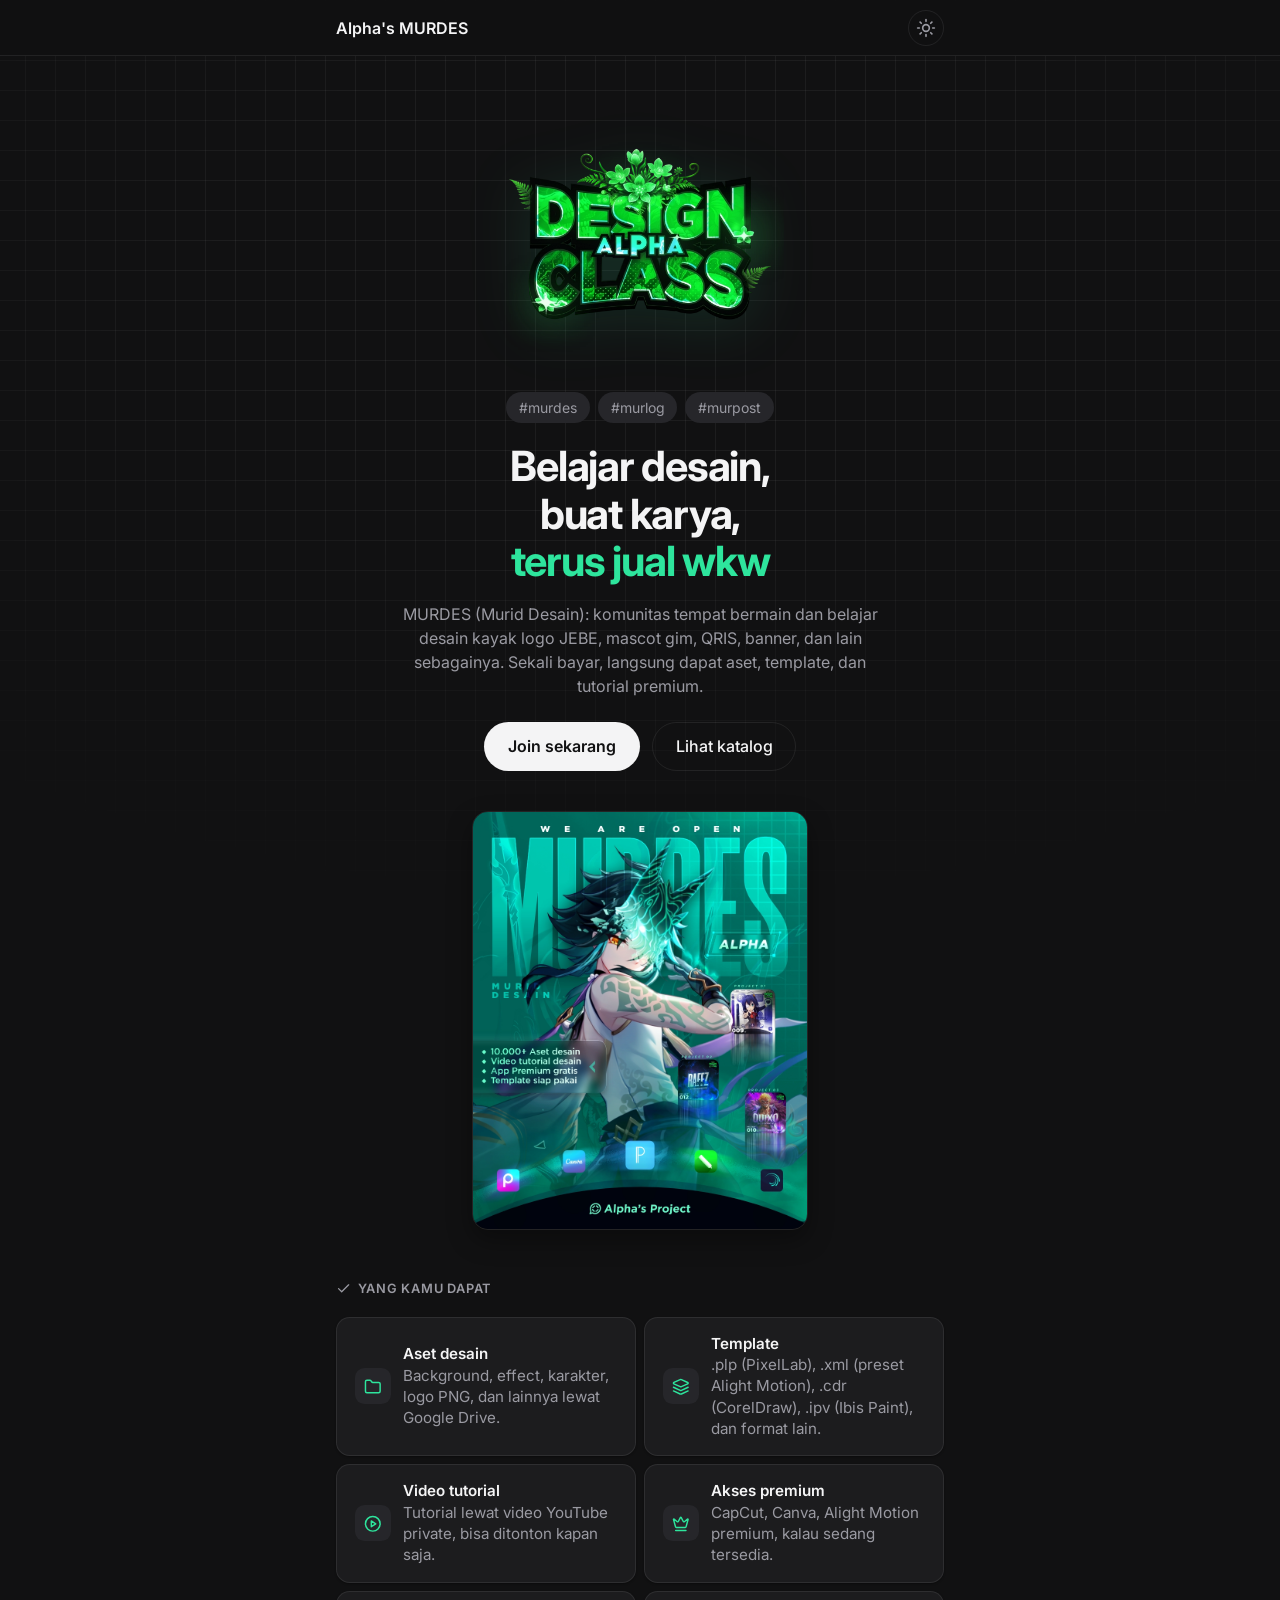
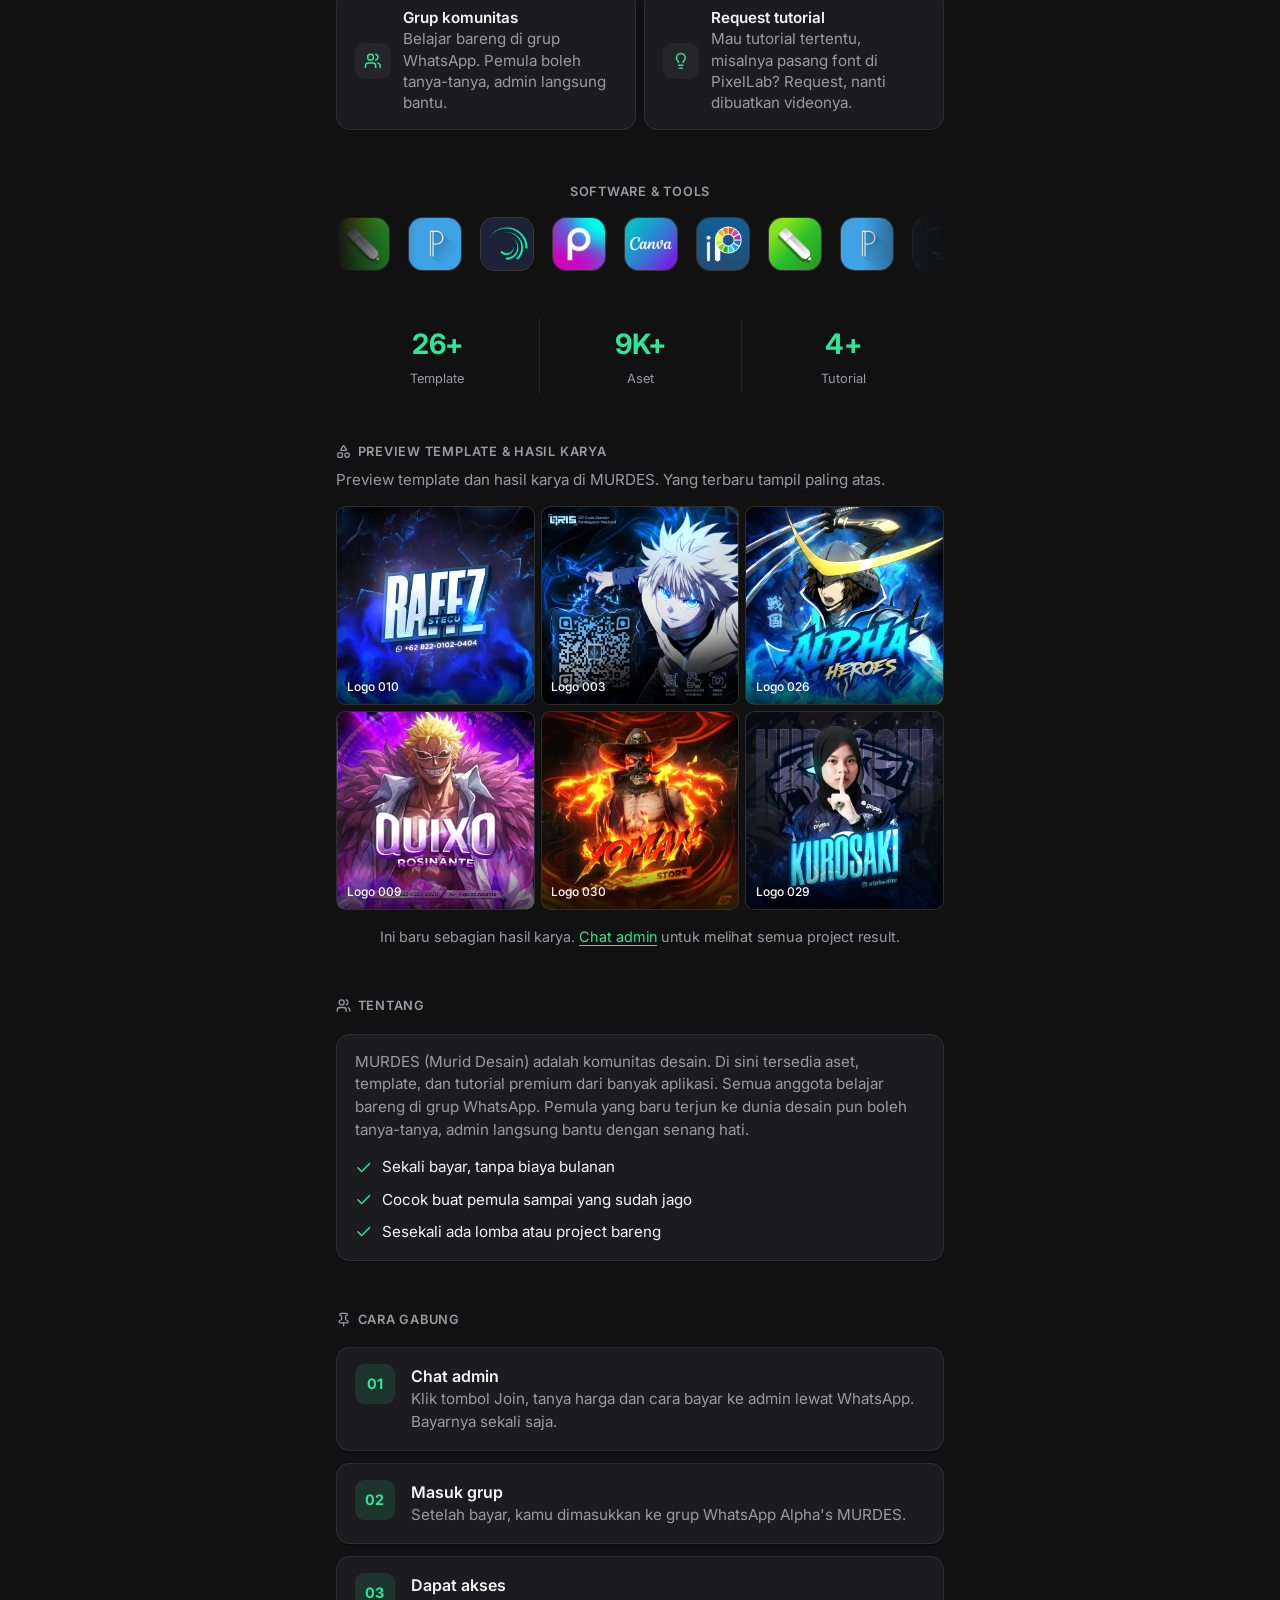
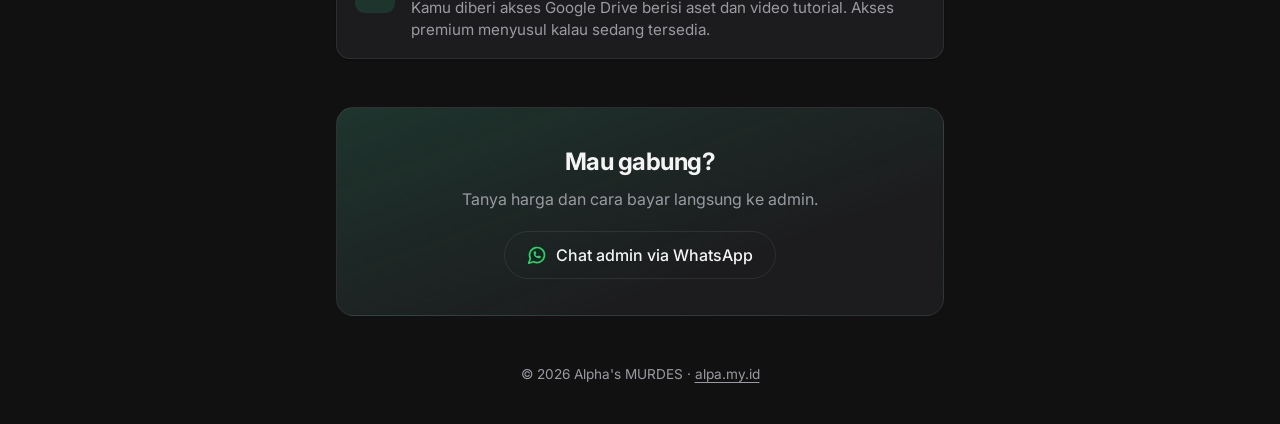
<file: index.html>
<!DOCTYPE html>
<html lang="id">
<head>
    <meta charset="UTF-8">
    <meta name="viewport" content="width=device-width, initial-scale=1.0">
    <link rel="icon" href="/favicon.ico" sizes="any">
    <link rel="icon" type="image/png" sizes="32x32" href="/favicon-32.png">
    <link rel="icon" type="image/png" sizes="192x192" href="/media/favicon-192.png">
    <link rel="apple-touch-icon" href="/apple-touch-icon.png">
    <meta name="theme-color" content="#111112">
    <script>try { if (localStorage.getItem("theme") === "light") document.documentElement.classList.add("light"); } catch (e) {}</script>
    <link rel="preconnect" href="https://fonts.googleapis.com">
    <link rel="preconnect" href="https://fonts.gstatic.com" crossorigin>
    <link href="https://fonts.googleapis.com/css2?family=Inter:wght@400;500;600;700&display=swap" rel="stylesheet">
    <link rel="stylesheet" href="/css/style.css?v=4">
    <title>Alpha's MURDES</title>
    <meta name="description" content="Komunitas desain: aset, template, dan tutorial premium dari banyak aplikasi. Sekali bayar, langsung gabung grup WhatsApp.">
    <meta property="og:title" content="Alpha's MURDES">
    <meta property="og:description" content="Komunitas desain dengan aset, template, dan tutorial premium.">
    <meta property="og:type" content="website">
    <meta property="og:site_name" content="Alpha's MURDES">
    <meta property="og:image" content="https://murdes.alpa.my.id/media/og-murdes.jpg">
    <meta property="og:image:type" content="image/jpeg">
    <meta property="og:image:width" content="1200">
    <meta property="og:image:height" content="630">
    <meta property="og:image:alt" content="Design Alpha Class: komunitas desain Alpha's MURDES">
    <meta name="twitter:card" content="summary_large_image">
    <meta name="twitter:image" content="https://murdes.alpa.my.id/media/og-murdes.jpg">
    <meta property="og:url" content="https://murdes.alpa.my.id/">
</head>
<body>
    <header class="topbar"><div class="topbar-in">
        <a class="brand" href="/"><span>Alpha's MURDES</span></a>
        <div class="top-actions">
            <button class="top-theme" type="button" data-theme-toggle aria-label="Ganti tema terang atau gelap"><i class="sun" data-icon="sun"></i><i class="moon" data-icon="moon"></i></button>
        </div>
    </div></header>

    <main class="wrap">
        <section class="hero" id="top">
            <img class="hero-logo" src="/media/logo-trant.webp" alt="Design Alpha Class" width="800" height="800">
            <div class="hero-tags"><span class="tag">#murdes</span><span class="tag">#murlog</span><span class="tag">#murpost</span></div>
            <h1>Belajar desain,<br>buat karya,<br><span>terus jual wkw</span></h1>
            <p class="hero-text">MURDES (Murid Desain): komunitas tempat bermain dan belajar desain kayak logo JEBE, mascot gim, QRIS, banner, dan lain sebagainya. Sekali bayar, langsung dapat aset, template, dan tutorial premium.</p>
            <div class="hero-actions">
                <a class="btn btn-solid" href="https://wa.me/6285147540175?text=Halo%20admin%2C%20saya%20mau%20join%20Alpha%27s%20MURDES" target="_blank" rel="noopener noreferrer">Join sekarang</a>
                <a class="btn btn-ghost" href="#katalog">Lihat katalog</a>
            </div>
            <a class="poster" href="#gabung" aria-label="Poster pendaftaran MURDES"><img src="/media/mantap.webp" alt="Poster Alpha's MURDES: 10.000+ aset desain, video tutorial, app premium gratis, template siap pakai" width="864" height="1080"></a>
        </section>

        <section aria-labelledby="t-dapat">
            <div class="section-head"><h2 class="section-title" id="t-dapat"><i data-icon="check"></i>Yang kamu dapat</h2></div>
            <div class="feats">
                <div class="card feat"><div class="card-icon"><i data-icon="folder"></i></div><div><h3>Aset desain</h3><p>Background, effect, karakter, logo PNG, dan lainnya lewat Google Drive.</p></div></div>
                <div class="card feat"><div class="card-icon"><i data-icon="layers"></i></div><div><h3>Template</h3><p>.plp (PixelLab), .xml (preset Alight Motion), .cdr (CorelDraw), .ipv (Ibis Paint), dan format lain.</p></div></div>
                <div class="card feat"><div class="card-icon"><i data-icon="play-circle"></i></div><div><h3>Video tutorial</h3><p>Tutorial lewat video YouTube private, bisa ditonton kapan saja.</p></div></div>
                <div class="card feat"><div class="card-icon"><i data-icon="crown"></i></div><div><h3>Akses premium</h3><p>CapCut, Canva, Alight Motion premium, kalau sedang tersedia.</p></div></div>
                <div class="card feat"><div class="card-icon"><i data-icon="users"></i></div><div><h3>Grup komunitas</h3><p>Belajar bareng di grup WhatsApp. Pemula boleh tanya-tanya, admin langsung bantu.</p></div></div>
                <div class="card feat"><div class="card-icon"><i data-icon="lightbulb"></i></div><div><h3>Request tutorial</h3><p>Mau tutorial tertentu, misalnya pasang font di PixelLab? Request, nanti dibuatkan videonya.</p></div></div>
            </div>
        </section>

        <section aria-labelledby="t-tools">
            <div class="section-head section-head-center"><h2 class="section-title" id="t-tools">Software &amp; tools</h2></div>
            <div class="marquee"><div class="tools" id="tools"></div></div>
        </section>

        <section aria-label="Statistik">
            <div class="stats">
                <div class="stat"><b id="stat-project">0</b><span>Template</span></div>
                <div class="stat"><b id="stat-asset">0</b><span>Aset</span></div>
                <div class="stat"><b id="stat-tutorial">0</b><span>Tutorial</span></div>
            </div>
        </section>

        <section id="katalog" aria-labelledby="t-katalog">
            <div class="section-head">
                <h2 class="section-title" id="t-katalog"><i data-icon="shapes"></i>Preview template &amp; hasil karya</h2>
                <p class="section-sub">Preview template dan hasil karya di MURDES. Yang terbaru tampil paling atas.</p>
            </div>
            <div class="album" id="gallery"></div>
            <p class="album-note">Ini baru sebagian hasil karya. <a href="https://wa.me/6285147540175?text=Halo%20admin%2C%20saya%20mau%20lihat%20semua%20project%20result%20Alpha%27s%20MURDES" target="_blank" rel="noopener noreferrer">Chat admin</a> untuk melihat semua project result.</p>
        </section>

        <section id="tentang" aria-labelledby="t-tentang">
            <div class="section-head"><h2 class="section-title" id="t-tentang"><i data-icon="users"></i>Tentang</h2></div>
            <div class="card">
                <p>MURDES (Murid Desain) adalah komunitas desain. Di sini tersedia aset, template, dan tutorial premium dari banyak aplikasi. Semua anggota belajar bareng di grup WhatsApp. Pemula yang baru terjun ke dunia desain pun boleh tanya-tanya, admin langsung bantu dengan senang hati.</p>
                <ul class="list">
                    <li><i data-icon="check"></i>Sekali bayar, tanpa biaya bulanan</li>
                    <li><i data-icon="check"></i>Cocok buat pemula sampai yang sudah jago</li>
                    <li><i data-icon="check"></i>Sesekali ada lomba atau project bareng</li>
                </ul>
            </div>
        </section>

        <section aria-labelledby="t-cara">
            <div class="section-head"><h2 class="section-title" id="t-cara"><i data-icon="pin"></i>Cara gabung</h2></div>
            <div class="steps">
                <div class="card step"><div class="step-num">01</div><div><h3>Chat admin</h3><p>Klik tombol Join, tanya harga dan cara bayar ke admin lewat WhatsApp. Bayarnya sekali saja.</p></div></div>
                <div class="card step"><div class="step-num">02</div><div><h3>Masuk grup</h3><p>Setelah bayar, kamu dimasukkan ke grup WhatsApp Alpha's MURDES.</p></div></div>
                <div class="card step"><div class="step-num">03</div><div><h3>Dapat akses</h3><p>Kamu diberi akses Google Drive berisi aset dan video tutorial. Akses premium menyusul kalau sedang tersedia.</p></div></div>
            </div>
        </section>

        <section class="join" id="gabung">
            <h2>Mau gabung?</h2>
            <p>Tanya harga dan cara bayar langsung ke admin.</p>
            <a class="btn btn-ghost btn-wa" href="https://wa.me/6285147540175?text=Halo%20admin%2C%20saya%20mau%20join%20Alpha%27s%20MURDES" target="_blank" rel="noopener noreferrer"><i data-icon="whatsapp"></i>Chat admin via WhatsApp</a>
        </section>

        <footer class="footer"><p>&copy; <span id="year"></span> Alpha's MURDES &middot; <a href="https://alpa.my.id">alpa.my.id</a></p></footer>
    </main>

    <script src="/js/data.js?v=4"></script>
    <script src="/js/site.js?v=4"></script>
    <script src="/js/main.js?v=4"></script>
    <script>document.getElementById('year').textContent = new Date().getFullYear();</script>
</body>
</html>
</file>
<file: css/style.css>
/* Alpha's MURDES: gaya sama dengan alpa.my.id (Inter, kartu, grid latar, tema gelap/terang),
   aksen hijau mengikuti logo kelas. */
:root {
    --bg: #111112; --card: #1c1c1e; --card-hover: #2a2a2d; --chip: #26262a;
    --text: #f4f4f5; --muted: #9a9aa2; --line: rgba(255,255,255,.08);
    --accent: #2ee59d; --accent-soft: rgba(46,229,157,.12);
    --shadow: 0 1px 2px rgba(0,0,0,.35); --shadow-hover: 0 10px 24px rgba(0,0,0,.35);
    --grid: rgba(255,255,255,.05);
}
html.light {
    --bg: #f2f3f5; --card: #fff; --card-hover: #ececef; --chip: #e4e5e8;
    --text: #1b1b1f; --muted: #62626b; --line: rgba(0,0,0,.08);
    --accent: #0a8f5e; --accent-soft: rgba(10,143,94,.1);
    --shadow: 0 1px 2px rgba(0,0,0,.06); --shadow-hover: 0 10px 24px rgba(0,0,0,.1);
    --grid: rgba(0,0,0,.06);
}
* { margin: 0; padding: 0; box-sizing: border-box; }
html { scroll-behavior: smooth; scroll-padding-top: 4rem; }
body {
    font-family: 'Inter', system-ui, sans-serif; background: var(--bg); color: var(--text);
    line-height: 1.5; -webkit-font-smoothing: antialiased; overflow-x: hidden;
    transition: background-color .3s ease, color .3s ease;
}
body::before {
    content: ""; position: fixed; inset: 0; z-index: -1; pointer-events: none;
    background-image: linear-gradient(var(--grid) 1px, transparent 1px), linear-gradient(90deg, var(--grid) 1px, transparent 1px);
    background-size: 30px 30px; background-position: center top;
    -webkit-mask-image: radial-gradient(ellipse 90% 75% at 50% 30%, #000 35%, transparent 100%);
    mask-image: radial-gradient(ellipse 90% 75% at 50% 30%, #000 35%, transparent 100%);
}
a { color: inherit; text-decoration: none; }
img { max-width: 100%; display: block; }
:focus-visible { outline: 2px solid var(--accent); outline-offset: 3px; border-radius: 6px; }
.ic { display: inline-flex; width: 1.25rem; height: 1.25rem; flex-shrink: 0; }
.ic svg { width: 100%; height: 100%; }

/* Bilah atas */
.topbar {
    position: sticky; top: 0; z-index: 5;
    background: var(--bg); /* cadangan untuk browser lama */
    background: color-mix(in srgb, var(--bg) 88%, transparent);
    backdrop-filter: blur(10px); -webkit-backdrop-filter: blur(10px);
    border-bottom: 1px solid var(--line);
}
.topbar-in { max-width: 40rem; margin: 0 auto; padding: .6rem 1rem; display: flex; align-items: center; justify-content: space-between; gap: 1rem; }
.brand { display: inline-flex; align-items: center; gap: .6rem; font-weight: 600; }
.brand img { width: 2rem; height: 2rem; object-fit: contain; }
.top-actions { display: flex; align-items: center; gap: .5rem; }
.top-link { font-size: .875rem; color: var(--muted); padding: .35rem .6rem; border-radius: 999px; }
.top-link:hover { color: var(--text); }
.top-theme { display: grid; place-items: center; width: 2.25rem; height: 2.25rem; border: 1px solid var(--line); border-radius: 50%; background: transparent; color: var(--muted); cursor: pointer; }
.top-theme:hover { color: var(--text); }
.top-theme .moon { display: none; }
html.light .top-theme .sun { display: none; }
html.light .top-theme .moon { display: inline-flex; }

.wrap { max-width: 40rem; margin: 0 auto; padding: 0 1rem; }
section { padding-top: 3rem; }

/* Hero */
.hero { padding-top: 2.5rem; text-align: center; }
.hero-logo { width: 15rem; height: 15rem; object-fit: contain; margin: 0 auto; filter: drop-shadow(0 8px 30px var(--accent-soft)); }
.hero-tags { margin-top: .5rem; display: flex; flex-wrap: wrap; justify-content: center; gap: .5rem; }
.tag { display: inline-flex; align-items: center; padding: .3rem .8rem; border-radius: 999px; font-size: .875rem; color: var(--muted); background: var(--chip); }
.hero h1 { margin-top: 1.25rem; font-size: clamp(1.9rem, 7vw, 2.6rem); line-height: 1.15; font-weight: 700; letter-spacing: -0.03em; }
.hero h1 span { color: var(--accent); }
.hero-text { margin: 1rem auto 0; max-width: 30rem; color: var(--muted); }
.hero-actions { margin-top: 1.5rem; display: flex; flex-wrap: wrap; justify-content: center; gap: .75rem; }

/* Tombol */
.btn { display: inline-flex; align-items: center; justify-content: center; gap: .55rem; padding: .75rem 1.5rem; border-radius: 999px; font: inherit; font-weight: 600; cursor: pointer; border: 0; transition: transform .2s ease, background-color .2s ease, opacity .2s ease; }
.btn:hover { transform: translateY(-2px); }
.btn-solid { background: var(--text); color: var(--bg); }
.btn-solid:hover { opacity: .9; }
.btn-ghost { padding: .7rem 1.4rem; border: 1px solid var(--line); background: transparent; color: var(--text); font-weight: 500; }
.btn-ghost:hover { border-color: var(--accent); background: var(--chip); }

/* Poster */
.poster { display: block; margin: 2.5rem auto 0; max-width: 21rem; border-radius: 1rem; overflow: hidden; border: 1px solid var(--line); box-shadow: var(--shadow-hover); }
.poster img { width: 100%; height: auto; }

/* Judul bagian */
.section-title { font-size: .8rem; font-weight: 600; letter-spacing: .06em; text-transform: uppercase; color: var(--muted); display: inline-flex; align-items: center; gap: .4rem; }
.section-title .ic { width: .95rem; height: .95rem; }
.section-head { margin-bottom: .9rem; }
.section-head-center { text-align: center; }
.section-sub { margin-top: .25rem; color: var(--muted); font-size: .95rem; }

/* Tools: berjalan pelan dari kanan ke kiri, tepinya memudar */
.marquee { position: relative; overflow: hidden; }
.marquee::before, .marquee::after { content: ""; position: absolute; top: 0; bottom: 0; width: 5rem; z-index: 1; pointer-events: none; }
.marquee::before { left: 0; background: linear-gradient(to right, var(--bg), transparent); }
.marquee::after { right: 0; background: linear-gradient(to left, var(--bg), transparent); }
.tools { display: flex; width: max-content; will-change: transform; backface-visibility: hidden; transform: translate3d(0, 0, 0); animation: tools-scroll 34s linear infinite; }
@media (hover: hover) { .marquee:hover .tools { animation-play-state: paused; } }
.tools-group { display: flex; flex: none; }
.tool { flex: none; width: 3.4rem; margin-right: 1.1rem; }
.tool-icon { width: 3.4rem; height: 3.4rem; border-radius: .9rem; overflow: hidden; background: var(--chip); display: grid; place-items: center; font-weight: 700; color: var(--muted); border: 1px solid var(--line); }
.tool-icon img { width: 100%; height: 100%; object-fit: cover; }
@keyframes tools-scroll { from { transform: translate3d(0, 0, 0); } to { transform: translate3d(-50%, 0, 0); } }

/* Statistik: satu baris tipis, tanpa kotak */
.stats { display: grid; grid-template-columns: repeat(3, 1fr); }
.stat { padding: .25rem .5rem; text-align: center; }
.stat + .stat { border-left: 1px solid var(--line); }
.stat b { display: block; font-size: 1.75rem; font-weight: 700; letter-spacing: -0.02em; color: var(--accent); }
.stat span { font-size: .8rem; color: var(--muted); }

/* Katalog gaya album (seperti Google Foto): tinggi baris sama, lebar mengikuti rasio asli gambar.
   Ukuran tiap karya dihitung oleh js/main.js. */
.album-row { display: flex; gap: 6px; margin-bottom: 6px; }
.work { position: relative; overflow: hidden; border-radius: .6rem; background: var(--card); border: 1px solid var(--line); color: #fff; }
.work img { width: 100%; height: 100%; object-fit: cover; transition: transform .5s ease; }
.work:hover img { transform: scale(1.05); }
.work-ph { width: 100%; height: 100%; display: grid; place-items: center; font-weight: 600; font-size: .85rem; color: var(--muted); background: linear-gradient(135deg, var(--chip), var(--card)); }
.work-label { position: absolute; left: 0; right: 0; bottom: 0; padding: 1.4rem .6rem .5rem; font-size: .75rem; font-weight: 500; background: linear-gradient(to top, rgba(0,0,0,.72), transparent); }
.work-ph + .work-label { color: #fff; }
/* Efek kilau saat karya ditekan */
.work::after { content: ""; position: absolute; inset: 0; pointer-events: none; opacity: 0; transform: translateX(-100%); background: linear-gradient(110deg, transparent 30%, rgba(255,255,255,.4) 50%, transparent 70%); }
.work.shine::after { animation: shine .75s ease-out; }
@keyframes shine { from { opacity: 1; transform: translateX(-100%); } to { opacity: 1; transform: translateX(100%); } }
.album-note { margin-top: 1rem; text-align: center; font-size: .9rem; color: var(--muted); }
.album-note a { color: var(--accent); text-decoration: underline; text-underline-offset: .2em; }
.empty { color: var(--muted); text-align: center; padding: 1.5rem 0; }

/* Yang kamu dapat (kartu ringkas) */
.feats { display: grid; gap: .5rem; }
.feat { display: flex; gap: .75rem; align-items: center; padding: .7rem .85rem; }
.feat h3 { font-size: .95rem; font-weight: 600; line-height: 1.25; }
.feat p { margin-top: .1rem; font-size: .8rem; line-height: 1.4; }
.feat .card-icon { flex: none; display: grid; place-items: center; width: 2.25rem; height: 2.25rem; border-radius: .6rem; background: var(--chip); color: var(--accent); }
.feat .card-icon .ic { width: 1.1rem; height: 1.1rem; }
@media (min-width: 560px) { .feats { grid-template-columns: 1fr 1fr; } }

/* Kartu (tentang & langkah) */
.card { padding: 1rem 1.1rem; border-radius: .85rem; background: var(--card); border: 1px solid var(--line); box-shadow: var(--shadow); }
.card p { color: var(--muted); font-size: .95rem; }
.list { margin-top: .9rem; list-style: none; display: grid; gap: .6rem; }
.list li { display: flex; gap: .6rem; align-items: flex-start; font-size: .95rem; }
.list .ic { color: var(--accent); margin-top: .15rem; width: 1.1rem; height: 1.1rem; }
.steps { display: grid; gap: .75rem; }
.step { display: flex; gap: 1rem; align-items: flex-start; }
.step-num { flex: none; width: 2.5rem; height: 2.5rem; border-radius: .6rem; display: grid; place-items: center; font-weight: 700; font-size: .9rem; color: var(--accent); background: var(--accent-soft); }
.step h3 { font-size: 1rem; font-weight: 600; }

/* Ajakan gabung */
.join { margin-top: 3rem; padding: 2.25rem 1rem; text-align: center; border-radius: 1.1rem; background: linear-gradient(160deg, var(--accent-soft), transparent 70%), var(--card); border: 1px solid var(--line); }
.join h2 { font-size: 1.5rem; letter-spacing: -0.02em; }
.join p { margin: .4rem 0 1.25rem; color: var(--muted); }
.btn-wa .ic { color: #25d366; }

.footer { margin-top: 3rem; padding-bottom: 2.5rem; text-align: center; font-size: .85rem; color: var(--muted); }
.footer a { text-decoration: underline; text-underline-offset: 3px; }

/* 404 */
.nf { min-height: calc(100vh - 3.6rem); min-height: calc(100svh - 3.6rem); display: flex; flex-direction: column; align-items: center; justify-content: center; text-align: center; padding: 2rem 1.5rem 4rem; }
.nf-code { font-size: clamp(5.5rem, 26vw, 10rem); font-weight: 700; letter-spacing: -0.06em; line-height: 1; color: transparent; -webkit-text-stroke: 1.5px var(--muted); opacity: .6; }
.nf-title { margin-top: 1rem; font-size: 1.5rem; font-weight: 600; }
.nf-text { margin-top: .4rem; color: var(--muted); }
.nf-actions { margin-top: 1.75rem; display: flex; flex-wrap: wrap; justify-content: center; gap: .75rem; }

@media (min-width: 768px) { .hero-logo { width: 18rem; height: 18rem; } }
/* Tools tetap berjalan walau pengaturan "kurangi animasi" aktif (geraknya pelan, dan berhenti saat disentuh).
   Yang dimatikan hanya gulir halus dan transisi kecil. */
@media (prefers-reduced-motion: reduce) {
    html { scroll-behavior: auto; }
    * { transition: none !important; }
}

/* Perlindungan ringan gambar: tidak bisa ditahan-lama atau diseret untuk disimpan */
.poster img, .work img, .hero-logo, .tool-icon img { -webkit-user-drag: none; user-select: none; -webkit-user-select: none; -webkit-touch-callout: none; pointer-events: none; }
</file>
